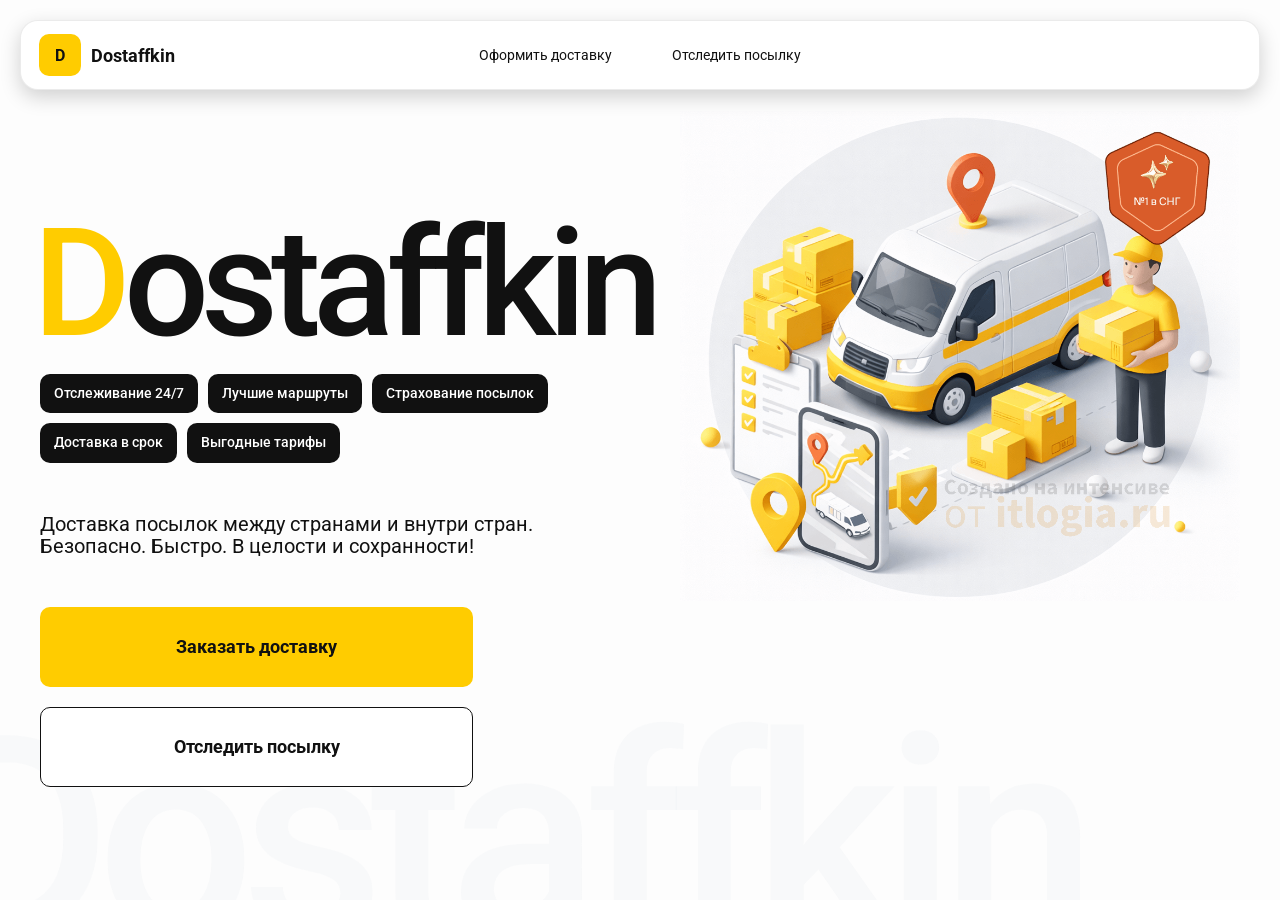
<file: index.html>
<!doctype html>
<html lang="ru">

<head>
    <meta charset="utf-8" />
    <meta name="viewport" content="width=device-width,initial-scale=1,maximum-scale=1,user-scalable=0" />
    <title>Dostaffkin — Доставка посылок между странами и внутри стран. Безопасно. Быстро. В целости и сохранности!
    </title>

    <link href="styles/base.css" rel="stylesheet" />
    <link href="styles/base_adaptive.css" rel="stylesheet" />
    <link href="styles/index.css" rel="stylesheet" />
    <link href="styles/index_adaptive.css" rel="stylesheet" />

</head>

<body>
    <div class="container">
        <header class="header">
            <a class="header-brand" href="#">
                <div class="header-logo">D</div>
                <div class="header-title">Dostaffkin</div>
            </a>
            <nav class="header-menu">
                <a class="header-link" href="./order.html">Оформить <span>доставку</span></a>
                <a class="header-link" href="./track.html">Отследить <span>посылку</span></a>
            </nav>
        </header>
        <main class="main">
            <section class="main-info">
                <div class="main-title">
                    <span>D</span>ostaffkin
                </div>
                <div class="main-features">
                    <div class="main-feature">Отслеживание 24/7</div>
                    <div class="main-feature">Лучшие маршруты</div>
                    <div class="main-feature">Страхование посылок</div>
                    <div class="main-feature">Доставка в срок</div>
                    <div class="main-feature">Выгодные тарифы</div>
                </div>
                <div class="main-description">
                    Доставка посылок между странами и внутри стран.
                    Безопасно. Быстро. В целости и сохранности!
                </div>
                <div class="main-actions">
                    <a class="button" type="button" href="./order.html">Заказать доставку</a>
                    <a class="button button-white" type="button" href="./track.html">Отследить посылку</a>
                </div>
            </section>
            <div class="main-title-ghost">Dostaffkin</div>
            <section class="main-image">
                <img src="images/main-image.png" alt="Main image" />
            </section>
        </main>
    </div>
</body>

</html>
</file>
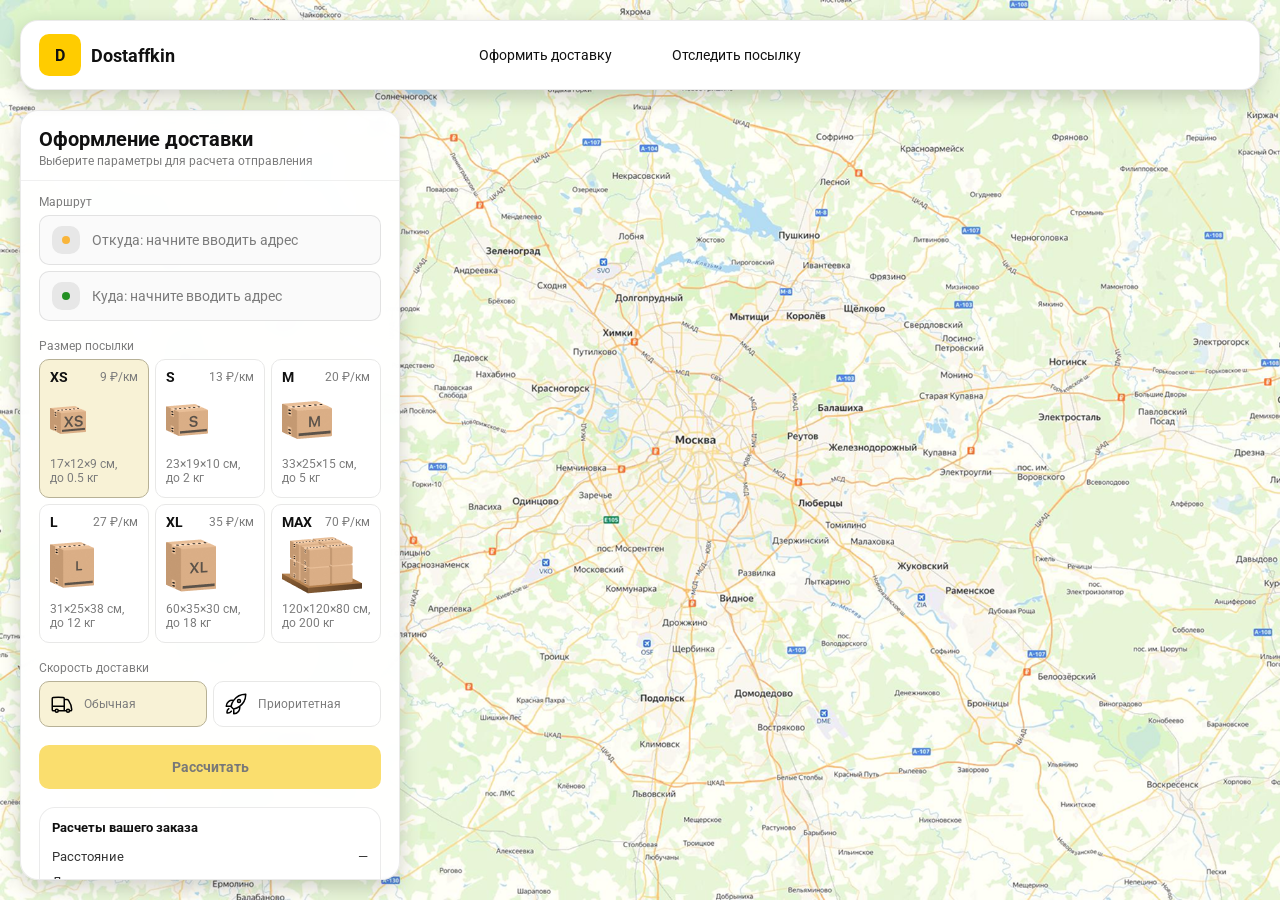
<file: order.html>
<!doctype html>
<html lang="ru">

<head>
    <meta charset="utf-8" />
    <meta name="viewport" content="width=device-width,initial-scale=1,maximum-scale=1,user-scalable=0" />
    <title>Оформление доставки</title>

    <link rel="stylesheet" href="styles/base.css" />
    <link rel="stylesheet" href="styles/base_adaptive.css" />

    <link rel="stylesheet" href="styles/order.css" />
    <link rel="stylesheet" href="styles/order_adaptive.css" />
</head>

<body>
    <div id="map"></div>

    <header class="header">
        <a class="header-brand" href="./index.html">
            <div class="header-logo">D</div>
            <div class="header-title">Dostaffkin</div>
        </a>
        <nav class="header-menu">
            <a class="header-link" href="#">Оформить <span>доставку</span></a>
            <a class="header-link" href="./track.html">Отследить <span>посылку</span></a>
        </nav>
    </header>

    <aside class="main" id="sidebar">
        <div class="main-header">
            <div class="main-title">Оформление доставки</div>
            <div class="main-text">Выберите параметры для расчета отправления</div>
        </div>
        <div class="main-content">
            <div class="main-route">
                <div class="main-block-title">Маршрут</div>
                <div class="main-fields">
                    <div class="main-field" id="fromField">
                        <div class="main-pin"></div>
                        <input id="from" placeholder="Откуда: начните вводить адрес" autocomplete="off" />
                        <div class="main-ac" id="fromAc" role="listbox" aria-label="Подсказки адресов"></div>
                    </div>

                    <div class="main-field" id="toField">
                        <div class="main-pin"></div>
                        <input id="to" placeholder="Куда: начните вводить адрес" autocomplete="off" />
                        <div class="main-ac" id="toAc" role="listbox" aria-label="Подсказки адресов"></div>
                    </div>
                </div>
            </div>
            <div class="main-package">
                <div class="main-block-title">Размер посылки</div>

                <div class="main-sizes">
                    <div class="main-size-card is-active" data-value="xs">
                        <div class="main-size-top">
                            <div class="main-size-label">XS</div>
                            <div class="main-size-rate">9 ₽/км</div>
                        </div>
                        <div class="main-size-media">
                            <img src="images/sizes/xs.png" alt="Короб XS" />
                        </div>
                        <div class="main-size-description">17×12×9 см,<br>до 0.5 кг</div>
                    </div>

                    <div class="main-size-card" data-value="s">
                        <div class="main-size-top">
                            <div class="main-size-label">S</div>
                            <div class="main-size-rate">13 ₽/км</div>
                        </div>
                        <div class="main-size-media">
                            <img src="images/sizes/s.png" alt="Короб S" />
                        </div>
                        <div class="main-size-description">23×19×10 см,<br>до 2 кг</div>
                    </div>

                    <div class="main-size-card" data-value="m">
                        <div class="main-size-top">
                            <div class="main-size-label">M</div>
                            <div class="main-size-rate">20 ₽/км</div>
                        </div>
                        <div class="main-size-media">
                            <img src="images/sizes/m.png" alt="Короб M" />
                        </div>
                        <div class="main-size-description">33×25×15 см,<br>до 5 кг</div>
                    </div>

                    <div class="main-size-card" data-value="l">
                        <div class="main-size-top">
                            <div class="main-size-label">L</div>
                            <div class="main-size-rate">27 ₽/км</div>
                        </div>
                        <div class="main-size-media">
                            <img src="images/sizes/l.png" alt="Короб L" />
                        </div>
                        <div class="main-size-description">31×25×38 см,<br>до 12 кг</div>
                    </div>

                    <div class="main-size-card" data-value="xl">
                        <div class="main-size-top">
                            <div class="main-size-label">XL</div>
                            <div class="main-size-rate">35 ₽/км</div>
                        </div>
                        <div class="main-size-media">
                            <img src="images/sizes/xl.png" alt="Короб XL" />
                        </div>
                        <div class="main-size-description">60×35×30 см,<br>до 18 кг</div>
                    </div>

                    <div class="main-size-card" data-value="max">
                        <div class="main-size-top">
                            <div class="main-size-label">MAX</div>
                            <div class="main-size-rate">70 ₽/км</div>
                        </div>
                        <div class="main-size-media main-size-media-palleta">
                            <img src="images/sizes/max.png" alt="Паллета" />
                        </div>
                        <div class="main-size-description">120×120×80 см,<br>до 200 кг</div>
                    </div>
                </div>
            </div>
            <div class="main-speed">
                <div class="main-block-title">Скорость доставки</div>

                <div class="main-speeds">
                    <div class="main-speed-card is-active" data-value="regular">
                        <img class="main-speed-media" src="images/icons/regular.svg" alt="Regular" />
                        <div class="main-speed-description">Обычная</div>
                    </div>
                    <div class="main-speed-card" data-value="fast">
                        <img class="main-speed-media" src="images/icons/fast.svg" alt="Fast" />
                        <div class="main-speed-description">Приоритетная</div>
                    </div>

                </div>
            </div>
            <div class="main-calculate-block">
                <button id="calc" class="button calculate-button" type="button" disabled>Рассчитать</button>
            </div>
            <div class="main-result" id="result">
                <div class="main-result-title">Расчеты вашего заказа</div>
                <div class="main-result-lines">
                    <div class="main-result-line"><span>Расстояние</span><span id="distanceValue">—</span></div>
                    <div class="main-result-line"><span>Доставим через</span><span id="durationValue">—</span></div>
                    <div class="main-result-line"><span>Тариф</span><span id="rateValue">—</span></div>
                </div>
                <div class="main-price">
                    <div class="main-price-label">Итого</div>
                    <div class="main-price-value" id="totalValue">—</div>
                </div>
            </div>
            <div class="main-order-box">
                <div class="main-order-form" id="orderForm">
                    <div class="main-order-title">Оформление доставки</div>
                    <div class="main-block-info-row">
                        <div class="main-block-title">Контакты</div>
                        <div class="order-fields">
                            <div class="main-field">
                                <input id="customerName" placeholder="Ваше имя" autocomplete="off" />
                            </div>
                            <div class="main-field">
                                <input id="customerPhone" placeholder="Ваш телефон" autocomplete="off"
                                    inputmode="tel" />
                            </div>
                        </div>
                    </div>
                    <div class="main-block-info-row extra-info">
                        <div class="main-block-title">Дополнительная информация</div>
                        <div class="main-field textarea">
                            <textarea id="comment" placeholder="Детали доставки и комментарии"></textarea>
                        </div>
                    </div>
                    <button id="submit" class="button main-submit-request" type="button" disabled>Отправить
                        заявку
                    </button>
                </div>

                <div class="main-order-success" id="orderSuccess">
                    <div class="main-success-icon">✓</div>
                    <div class="main-success-title">Заявка отправлена!</div>
                    <div class="main-success-title">Номер отправления – <span id="orderId"></span></div>
                    <div class="main-success-subtitle">Мы скоро свяжемся с вами</div>
                </div>
            </div>
        </div>
    </aside>
</body>

</html>
</file>
<file: styles/base.css>
*,
*::before,
*::after {
    box-sizing: border-box;
}

@font-face {
    font-family: "Roboto";
    src: url("../fonts/Roboto-Regular.ttf");
    font-weight: normal;
}

@font-face {
    font-family: "Roboto";
    src: url("../fonts/Roboto-Bold.ttf");
    font-weight: bold;
}

@font-face {
    font-family: "Roboto";
    src: url("../fonts/Roboto-Medium.ttf");
    font-weight: 500;
}

html,
body {
    margin: 0;
    color: #111111;
    font-family: "Roboto", sans-serif;
}

body {
    background: #FDFDFD;
}

.header {
    border-radius: 18px;
    box-shadow: 0 7px 20px 0 #0000002E;
    backdrop-filter: blur(10px);
    background: #ffffff;
    left: 20px;
    border: 1px solid rgba(0, 0, 0, 0.08);
    position: fixed;
    right: 20px;
    top: 20px;
    padding: 14px 18px;
    height: 70px;
    display: flex;
    align-items: center;
    z-index: 6;
}

.header-brand {
    display: flex;
    align-items: center;
    text-decoration: none;
    gap: 10px;
}

.header-logo {
    width: 42px;
    height: 42px;
    border-radius: 10px;
    background: #FFCC00;
    display: grid;
    place-items: center;
    font-weight: bold;
    color: #111;
}

.header-title {
    font-size: 18px;
    font-weight: bold;
    color: #111111;
    text-decoration: none;
}
.header-menu {
    display: flex;
    align-items: center;
    gap: 60px;
    margin: 0;
    position: absolute;
    left: 50%;
    transform: translateX(-50%);
}

.header-link {
    font-size: 14px;
    color: #111111;
    text-decoration: none;
}

.button {
    border: 0;
    outline: none;
    height: 44px;
    border-radius: 10px;
    font-size: 14px;
    font-weight: bold;
    cursor: pointer;
    font-family: inherit;
    transition: transform .08s ease, opacity .12s ease;
    background: #ffcc00;
    color: #111111;
    text-align: center;
    text-decoration: none;
}

.button:hover {
    background-color: #E5BC19;
}

.button:disabled {
    cursor: not-allowed;
    background-color: #FADE6E;
    color: #787878;
    transform: none;
}

.button.button-white {
    background: #ffffff;
    border: 1px solid #111111;
}

.button.button-white:hover {
    background: rgb(241 241 241);
}

.main-field {
    display: flex;
    align-items: center;
    margin-top: 6px;
    gap: 10px;
    border: 1px solid #1111111A;
    background: #FAFAFA;
    border-radius: 10px;
    padding: 10px 12px;
    position: relative;
    box-sizing: border-box;
    height: 50px;
}

.main-field.textarea {
    height: auto;
}

.main-pin {
    width: 28px;
    height: 28px;
    border-radius: 10px;
    background: rgba(17, 17, 17, 0.08);
    display: grid;
    place-items: center;
    flex: 0 0 auto;
    position: relative;
}

.main-pin::before {
    content: "";
    width: 8px;
    height: 8px;
    border-radius: 999px;
    background: orange;
    opacity: .75;
    display: block;
}

.main-field:last-child .main-pin::before {
    background: green;
    opacity: .85;
}

input, textarea {
    width: 100%;
    border: 0;
    outline: none;
    background: transparent;
    font-size: 14px;
    color: #111111;
    font-family: inherit;
}

textarea {
    resize: vertical;
    min-height: 72px;
    padding: 2px 0;
}

input::placeholder, textarea::placeholder {
    color: #7C7C7C;
}

.main-field:focus-within {
    border-color: rgba(0, 0, 0, 0.20);
    box-shadow: 0 0 0 4px rgba(255, 204, 0, 0.35);
    background: rgba(255, 255, 255, 0.75);
}
</file>
<file: styles/base_adaptive.css>
@media (max-width: 767px) {
    .header {
        left: 10px;
        right: 10px;
        top: 10px;
    }

    .header-link span {
        display: none;
    }

    .header-menu {
        gap: 20px;
        justify-content: flex-start;
        margin: 0 0 0 30px;
        position: static;
        transform: none;
    }
}

@media (max-width: 420px) {
    .header-title {
        display: none;
    }
}

@media (max-width: 374px) {
    .header-menu {
        gap: 10px;
        margin: 0 0 0 10px;
    }
}
</file>
<file: styles/index.css>
.container {
    overflow: hidden;
    min-height: 100vh;
}

.main {
    padding: 111px 40px 40px;
    position: relative;
    display: flex;
}

.main-info {
    max-width: 840px;
    width: 100%;
    position: relative;
}

.main-title {
    margin-top: 98px;
    font-weight: 500;
    font-size: 200px;
    line-height: 1;
    letter-spacing: -0.05em;
    color: #111111;
    left: -15px;
    position: relative;
}

.main-title span {
    color: #ffcc00;
}

.main-features {
    margin-top: 15px;
    display: flex;
    flex-wrap: wrap;
    gap: 10px;
}

.main-feature {
    background: #111111;
    color: #ffffff;
    padding: 12px 14px;
    font-weight: 500;
    font-size: 14px;
    line-height: 1.1;
    border-radius: 10px;
}

.main-description {
    margin-top: 50px;
    max-width: 500px;
    font-size: 20px;
    line-height: 1.1;
    color: #111111;
}

.main-actions {
    margin-top: 50px;
    display: flex;
    flex-direction: column;
    gap: 20px;
}

.main-actions .button {
    height: 80px;
    width: 433px;
    font-size: 18px;
    font-weight: bold;
    place-items: center;
    display: grid;
}

.main-title-ghost {
    position: absolute;
    z-index: -1;
    left: -70px;
    bottom: -150px;
    font-weight: 500;
    font-size: 278px;
    line-height: 1;
    letter-spacing: -0.05em;
    color: #ECEDF04D;
}

.main-image {
    width: 1024px;
    top: 100px;
    z-index: -2;
}

.main-image img {
    width: 100%;
    max-width: 1024px;
    height: auto;
    display: block;
}
</file>
<file: styles/index_adaptive.css>
@media (max-width: 1760px) {
    .main-title {
        font-size: 150px;
        left: -7px;
    }

    .main-info {
        max-width: 640px;
    }
}

@media (max-width: 1200px) {
    .main-info {
        max-width: 540px;
    }

    .main {
        padding: 111px 20px 20px;
    }

    .main-title {
        font-size: 120px;
        left: -4px;
    }

    .main-title-ghost {
        font-size: 220px;
    }
}

@media (max-width: 1024px) {
    .main-title {
        margin-top: 30px;
    }

    .main {
        flex-direction: column-reverse;
    }

    .main-image {
        max-width: 350px;
        position: absolute;
        left: 370px;
        top: 370px;
    }

    .main-info {
        max-width: 100%;
    }

    .main-actions {
        gap: 10px;
    }

    .main-actions .button {
        height: 50px;
        font-size: 14px;
        width: auto;
        max-width: 300px;
    }

    .main-description {
        max-width: 350px;
    }
}

@media (max-width: 570px) {
    .main-title {
        font-size: 88px;
    }

    .main-description {
        max-width: 100%
    }

    .main-actions {
       width: 100%;
    }

    .main-actions .button {
        width: 100%;
        max-width: 100%
    }

    .main-image {
        max-width: 650px;
        position: absolute;
        left: 170px;
        top: 70px;
        opacity: 0.2;
    }
}

@media (max-width: 400px) {
    .main-title {
        font-size: 70px;
    }
}
</file>
<file: styles/order.css>
#map {
    background-image: url("../images/order-bg.png");
    background-size: cover;
    position: fixed;
    inset: 0;
}

.main {
    border-radius: 18px;
    box-shadow: 0 7px 20px 0 #0000002E;
    backdrop-filter: blur(10px);
    background: rgba(255, 255, 255, 0.96);
    left: 20px;
    border: 1px solid rgba(0, 0, 0, 0.08);
    position: fixed;
    top: 110px;
    bottom: 20px;
    width: 380px;
    display: flex;
    flex-direction: column;
    overflow: hidden;
    z-index: 5;
}

.main-header {
    padding: 18px 18px 12px 18px;
    border-bottom: 1px solid rgba(0, 0, 0, 0.06);
    display: flex;
    flex-direction: column;
}

.main-title {
    font-size: 20px;
    line-height: 100%;
    font-weight: bold;
}

.main-text {
    font-size: 12px;
    margin-top: 5px;
    color: #7C7C7C;
}

.main-content {
    padding: 14px 18px 18px 18px;
    overflow: auto;
    scrollbar-width: none;
    display: flex;
    flex-direction: column;
    gap: 18px;
    flex: 1;
}

.main-block-title {
    font-size: 12px;
    color: #7C7C7C;
}

.main-route .main-block-title,
.main-package .main-block-title {
    margin-bottom: 6px;
}

.main-sizes {
    display: grid;
    gap: 6px;
    grid-template-columns: repeat(3, 1fr);
}

.main-size-card {
    border: 1px solid #E8E8E7;
    background: #FFFFFF;
    border-radius: 10px;
    padding: 10px;
    cursor: pointer;
    user-select: none;
    transition: transform .08s ease, border-color .12s ease, background .12s ease;
    min-height: 139px;
}

.main-size-card:hover {
    transform: translateY(-1px);
}

.main-size-card.is-active {
    background-color: #F8F2D6;
    border-color: #B7B196;
}

.main-size-top {
    display: flex;
    align-items: center;
    justify-content: space-between;
}

.main-size-label {
    font-weight: bold;
    font-size: 14px;
    color: #111111;
    line-height: 100%;
}

.main-size-rate {
    font-size: 12px;
    color: #7C7C7C;
    line-height: 100%;
}

.main-size-media {
    margin-top: 8px;
    height: 57px;
}

.main-size-description {
    margin-top: 8px;
    font-size: 12px;
    color: #7C7C7C;
    line-height: 1.2;
}

.calculate-button {
    width: 100%;
}

.main-result {
    border: 1px solid rgba(0, 0, 0, 0.08);
    background: rgba(255, 255, 255, 0.75);
    border-radius: 16px;
    padding: 12px;
    line-height: 1.25;
}

.main-result-title {
    font-weight: bold;
    font-size: 13px;
    color: #111111;
    margin-bottom: 13px;
}

.main-result-lines {
    gap: 8px;
    display: flex;
    flex-direction: column;
}

.main-result-line {
    font-size: 13px;
    color: rgba(17, 17, 17, 0.85);
    display: flex;
    justify-content: space-between;
}

.main-price {
    margin-top: 18px;
    padding-top: 10px;
    border-top: 1px dashed rgba(0, 0, 0, 0.12);
    display: flex;
    align-items: baseline;
    justify-content: space-between;
}

.main-price-label {
    font-size: 12px;
    color: rgba(17, 17, 17, 0.55);
}

.main-price-value {
    font-size: 20px;
    font-weight: bold;
    color: #111111;
    letter-spacing: -0.3px;
}

.main-order-box {
    background: #ffffff;
    border: 1px solid #E8E8E7;
    border-radius: 10px;
    padding: 12px;
}

.main-order-title {
    margin-bottom: 8px;
    font-weight: bold;
    font-size: 14px;
    color: #111111;
}

.main-block-info {
    display: flex;
    flex-direction: column;
    gap: 6px;
}

.order-fields {
    display: grid;
    grid-template-columns: 1fr 1fr;
    column-gap: 10px;
    margin-top: 6px;
}

.main-block-info-row.extra-info {
    display: block;
    margin-top: 13px;
}

.main-submit-request {
    width: 100%;
    margin-top: 6px;
}

.main-order-success {
    display: none;
    text-align: center;
    padding: 22px 12px;
    gap: 12px;
}

.main-order-success.is-visible {
    display: flex;
    flex-direction: column;
    align-items: center;
}

.main-success-icon {
    width: 56px;
    height: 56px;
    border-radius: 50%;
    background: #16a34a;
    color: #ffffff;
    display: grid;
    place-items: center;
    font-size: 30px;
}

.main-success-title {
    font-size: 14px;
    font-weight: bold;
    color: #111111;
}

.main-success-subtitle {
    font-size: 12px;
    color: rgba(17, 17, 17, 0.55);
    line-height: 1.3;
}

.main-speed .main-block-title {
    margin-bottom: 6px;
}

.main-speeds {
    display: grid;
    gap: 6px;
    grid-template-columns: repeat(2, 1fr);
}

.main-speed-card {
    border: 1px solid #E8E8E7;
    background: #FFFFFF;
    border-radius: 10px;
    padding: 10px;
    cursor: pointer;
    user-select: none;
    transition: transform .08s ease, border-color .12s ease, background .12s ease;
    display: flex;
    align-items: center;
    gap: 10px;
}

.main-speed-card:hover {
    transform: translateY(-1px);
}

.main-speed-card.is-active {
    background-color: #F8F2D6;
    border-color: #B7B196;
}

.main-speed-description {
    font-size: 12px;
    color: #7C7C7C;
    line-height: 1.2;
}
</file>
<file: styles/order_adaptive.css>
@media (max-width: 767px) {
    .main {
        left: 10px;
        right: 10px;
        top: 50%;
        bottom: 12px;
        width: auto;
        max-width: none;
    }
}

@media (max-width: 420px) {
    .main-sizes {
        grid-template-columns: repeat(2, 1fr);
    }
}
</file>
